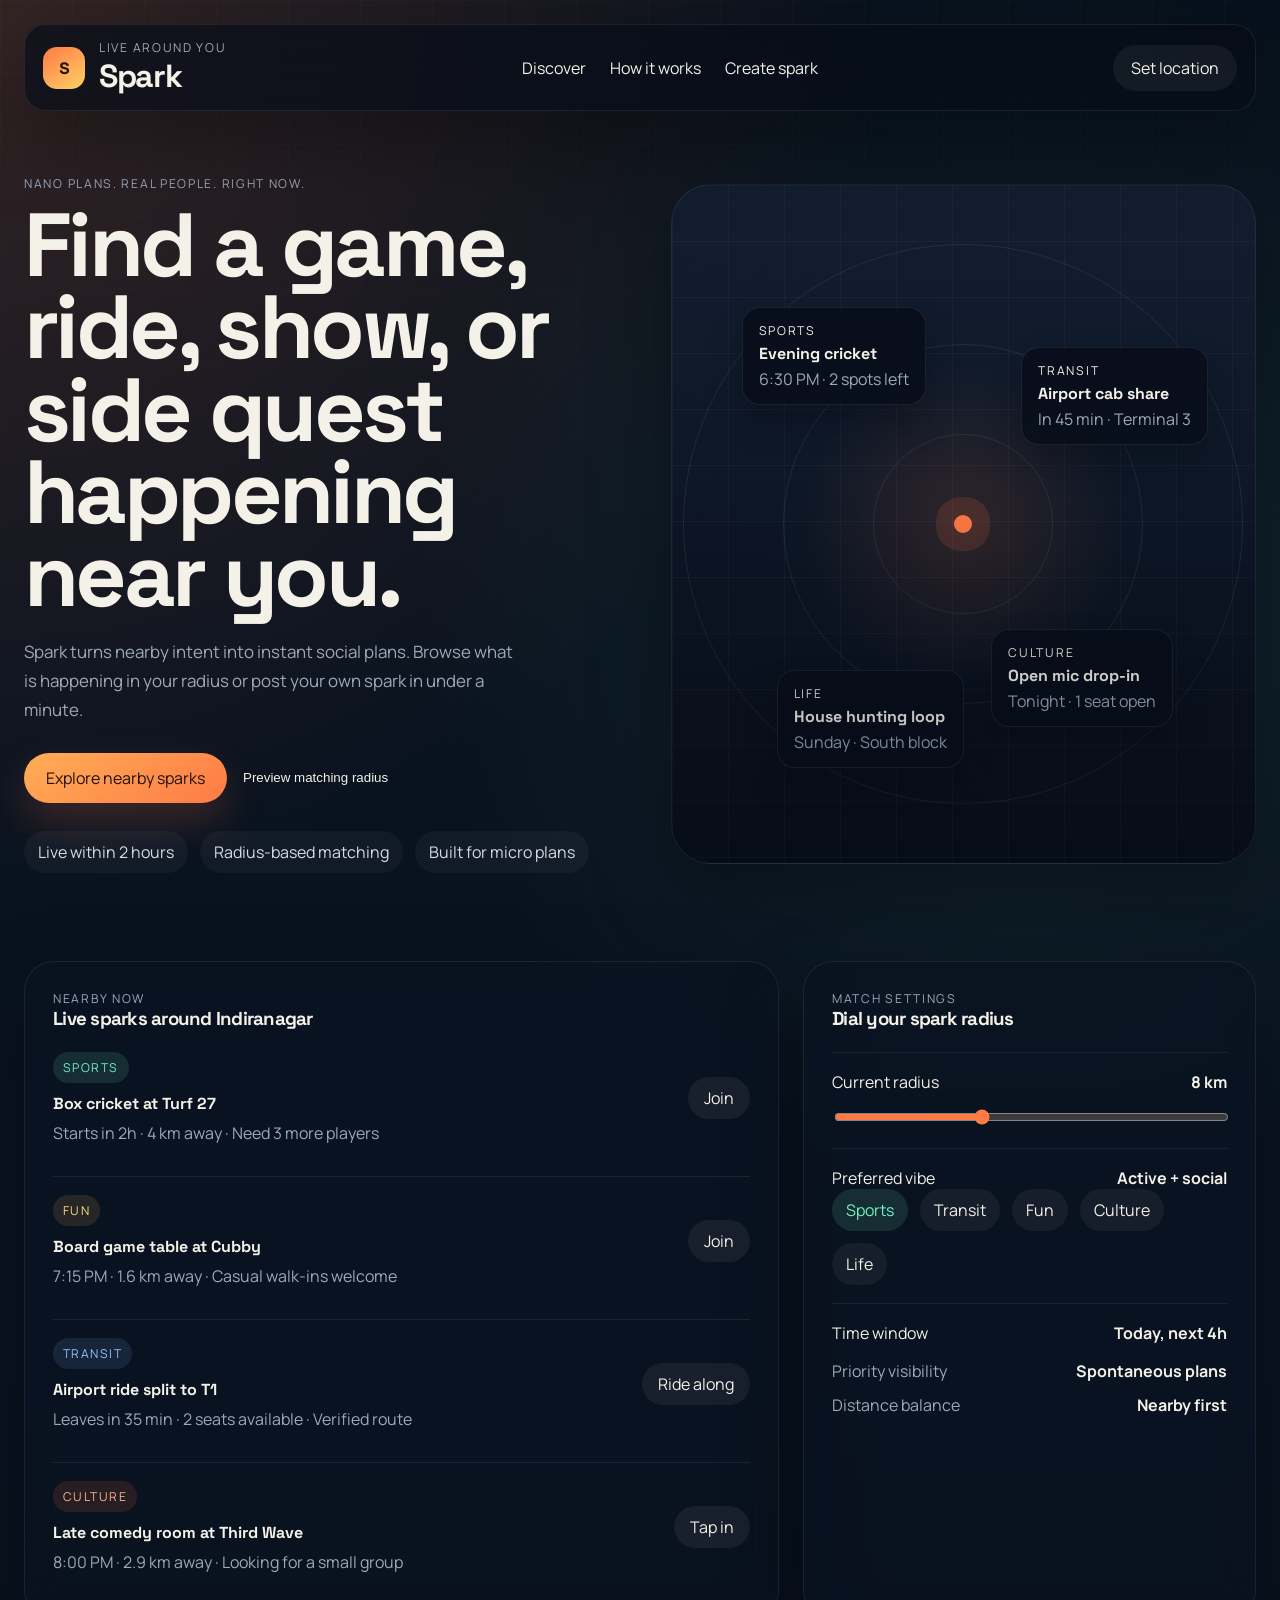
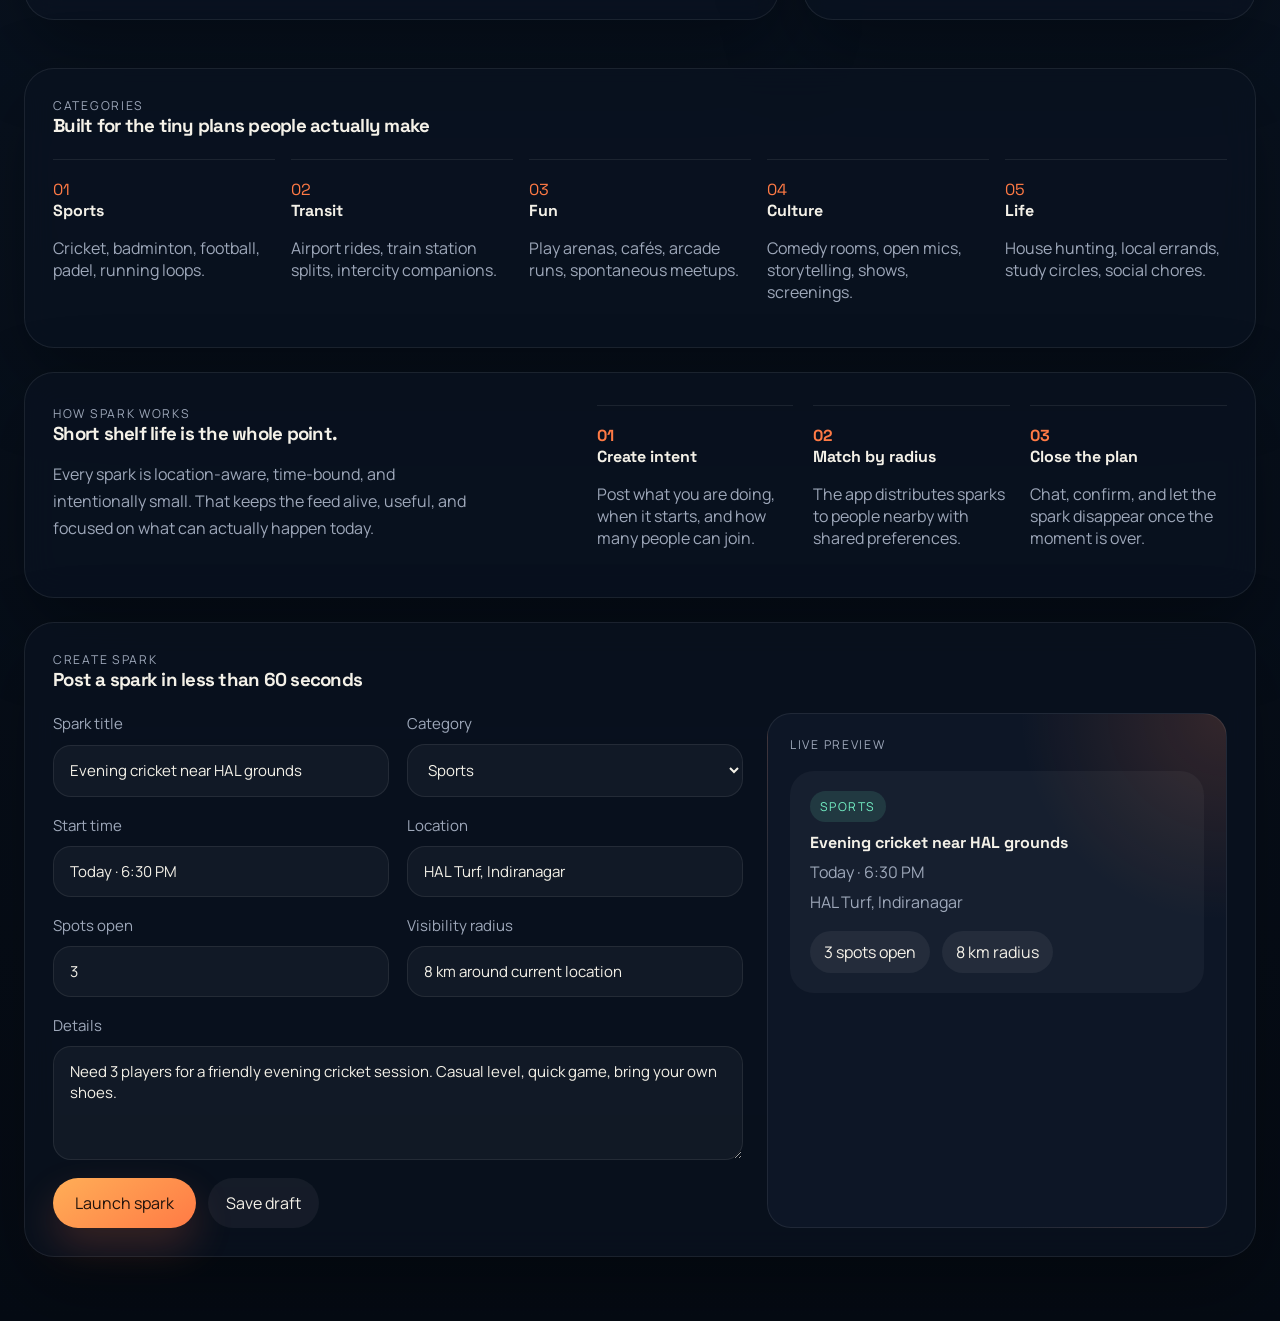
<file: index.html>
<!DOCTYPE html>
<html lang="en">
  <head>
    <meta charset="UTF-8" />
    <meta name="viewport" content="width=device-width, initial-scale=1.0" />
    <title>Spark | Nano events near you</title>
    <link rel="preconnect" href="https://fonts.googleapis.com" />
    <link rel="preconnect" href="https://fonts.gstatic.com" crossorigin />
    <link
      href="https://fonts.googleapis.com/css2?family=Manrope:wght@400;500;600;700;800&family=Space+Grotesk:wght@500;700&display=swap"
      rel="stylesheet"
    />
    <link rel="stylesheet" href="styles.css" />
  </head>
  <body>
    <div class="page-shell">
      <header class="topbar">
        <div class="brand-lockup">
          <div class="brand-mark">S</div>
          <div>
            <p class="eyebrow">live around you</p>
            <h1>Spark</h1>
          </div>
        </div>
        <nav class="topnav" aria-label="Primary">
          <a href="#discover">Discover</a>
          <a href="#flow">How it works</a>
          <a href="#create">Create spark</a>
        </nav>
        <button class="ghost-button">Set location</button>
      </header>

      <main>
        <section class="hero" id="discover">
          <div class="hero-copy reveal">
            <p class="hero-kicker">Nano plans. Real people. Right now.</p>
            <h2>Find a game, ride, show, or side quest happening near you.</h2>
            <p class="hero-text">
              Spark turns nearby intent into instant social plans. Browse what is
              happening in your radius or post your own spark in under a minute.
            </p>
            <div class="hero-actions">
              <button class="primary-button" type="button">Explore nearby sparks</button>
              <button class="text-button" type="button">Preview matching radius</button>
            </div>
            <ul class="signal-list" aria-label="Spark benefits">
              <li>Live within 2 hours</li>
              <li>Radius-based matching</li>
              <li>Built for micro plans</li>
            </ul>
          </div>

          <div class="hero-visual reveal">
            <div class="radar-stage">
              <div class="radar-grid"></div>
              <div class="radar-ring ring-one"></div>
              <div class="radar-ring ring-two"></div>
              <div class="radar-ring ring-three"></div>
              <div class="radar-center"></div>

              <article class="spark-pin pin-cricket">
                <span class="pin-category">Sports</span>
                <strong>Evening cricket</strong>
                <span>6:30 PM · 2 spots left</span>
              </article>

              <article class="spark-pin pin-airport">
                <span class="pin-category">Transit</span>
                <strong>Airport cab share</strong>
                <span>In 45 min · Terminal 3</span>
              </article>

              <article class="spark-pin pin-comedy">
                <span class="pin-category">Culture</span>
                <strong>Open mic drop-in</strong>
                <span>Tonight · 1 seat open</span>
              </article>

              <article class="spark-pin pin-house">
                <span class="pin-category">Life</span>
                <strong>House hunting loop</strong>
                <span>Sunday · South block</span>
              </article>
            </div>
          </div>
        </section>

        <section class="discovery-grid">
          <div class="panel panel-main reveal">
            <div class="section-heading">
              <p class="eyebrow">nearby now</p>
              <h3>Live sparks around Indiranagar</h3>
            </div>

            <div class="spark-stream">
              <article class="stream-row">
                <div>
                  <span class="stream-tag sports">Sports</span>
                  <h4>Box cricket at Turf 27</h4>
                  <p>Starts in 2h · 4 km away · Need 3 more players</p>
                </div>
                <button>Join</button>
              </article>

              <article class="stream-row">
                <div>
                  <span class="stream-tag fun">Fun</span>
                  <h4>Board game table at Cubby</h4>
                  <p>7:15 PM · 1.6 km away · Casual walk-ins welcome</p>
                </div>
                <button>Join</button>
              </article>

              <article class="stream-row">
                <div>
                  <span class="stream-tag transit">Transit</span>
                  <h4>Airport ride split to T1</h4>
                  <p>Leaves in 35 min · 2 seats available · Verified route</p>
                </div>
                <button>Ride along</button>
              </article>

              <article class="stream-row">
                <div>
                  <span class="stream-tag culture">Culture</span>
                  <h4>Late comedy room at Third Wave</h4>
                  <p>8:00 PM · 2.9 km away · Looking for a small group</p>
                </div>
                <button>Tap in</button>
              </article>
            </div>
          </div>

          <aside class="panel panel-side reveal">
            <div class="section-heading">
              <p class="eyebrow">match settings</p>
              <h3>Dial your spark radius</h3>
            </div>

            <div class="preference-block">
              <div class="preference-label">
                <span>Current radius</span>
                <strong id="radiusValue">8 km</strong>
              </div>
              <input id="radiusRange" type="range" min="1" max="20" value="8" />
            </div>

            <div class="preference-block">
              <div class="preference-label">
                <span>Preferred vibe</span>
                <strong>Active + social</strong>
              </div>
              <div class="chip-row">
                <button class="chip active" type="button" data-category="Sports">Sports</button>
                <button class="chip" type="button" data-category="Transit">Transit</button>
                <button class="chip" type="button" data-category="Fun">Fun</button>
                <button class="chip" type="button" data-category="Culture">Culture</button>
                <button class="chip" type="button" data-category="Life">Life</button>
              </div>
            </div>

            <div class="preference-block">
              <div class="preference-label">
                <span>Time window</span>
                <strong>Today, next 4h</strong>
              </div>
              <div class="mini-stack">
                <div class="mini-row">
                  <span>Priority visibility</span>
                  <strong>Spontaneous plans</strong>
                </div>
                <div class="mini-row">
                  <span>Distance balance</span>
                  <strong>Nearby first</strong>
                </div>
              </div>
            </div>
          </aside>
        </section>

        <section class="categories reveal">
          <div class="section-heading">
            <p class="eyebrow">categories</p>
            <h3>Built for the tiny plans people actually make</h3>
          </div>

          <div class="category-rail">
            <article>
              <span>01</span>
              <h4>Sports</h4>
              <p>Cricket, badminton, football, padel, running loops.</p>
            </article>
            <article>
              <span>02</span>
              <h4>Transit</h4>
              <p>Airport rides, train station splits, intercity companions.</p>
            </article>
            <article>
              <span>03</span>
              <h4>Fun</h4>
              <p>Play arenas, cafés, arcade runs, spontaneous meetups.</p>
            </article>
            <article>
              <span>04</span>
              <h4>Culture</h4>
              <p>Comedy rooms, open mics, storytelling, shows, screenings.</p>
            </article>
            <article>
              <span>05</span>
              <h4>Life</h4>
              <p>House hunting, local errands, study circles, social chores.</p>
            </article>
          </div>
        </section>

        <section class="flow-band reveal" id="flow">
          <div class="flow-copy">
            <p class="eyebrow">how spark works</p>
            <h3>Short shelf life is the whole point.</h3>
            <p>
              Every spark is location-aware, time-bound, and intentionally small.
              That keeps the feed alive, useful, and focused on what can actually
              happen today.
            </p>
          </div>

          <div class="flow-steps">
            <article>
              <strong>01</strong>
              <h4>Create intent</h4>
              <p>Post what you are doing, when it starts, and how many people can join.</p>
            </article>
            <article>
              <strong>02</strong>
              <h4>Match by radius</h4>
              <p>The app distributes sparks to people nearby with shared preferences.</p>
            </article>
            <article>
              <strong>03</strong>
              <h4>Close the plan</h4>
              <p>Chat, confirm, and let the spark disappear once the moment is over.</p>
            </article>
          </div>
        </section>

        <section class="composer reveal" id="create">
          <div class="section-heading">
            <p class="eyebrow">create spark</p>
            <h3>Post a spark in less than 60 seconds</h3>
          </div>

          <div class="composer-grid">
            <form class="composer-form">
              <label>
                Spark title
                <input id="sparkTitle" type="text" value="Evening cricket near HAL grounds" />
              </label>
              <label>
                Category
                <select id="sparkCategory">
                  <option>Sports</option>
                  <option>Transit</option>
                  <option>Fun</option>
                  <option>Culture</option>
                  <option>Life</option>
                </select>
              </label>
              <label>
                Start time
                <input id="sparkTime" type="text" value="Today · 6:30 PM" />
              </label>
              <label>
                Location
                <input id="sparkLocation" type="text" value="HAL Turf, Indiranagar" />
              </label>
              <label>
                Spots open
                <input id="sparkSpots" type="number" value="3" min="1" max="20" />
              </label>
              <label>
                Visibility radius
                <input id="sparkRadius" type="text" value="8 km around current location" />
              </label>
              <label class="full-span">
                Details
                <textarea rows="4">Need 3 players for a friendly evening cricket session. Casual level, quick game, bring your own shoes.</textarea>
              </label>
              <div class="form-actions full-span">
                <button type="button" class="primary-button">Launch spark</button>
                <button type="button" class="ghost-button">Save draft</button>
              </div>
            </form>

            <div class="composer-preview">
              <p class="preview-label">Live preview</p>
              <article class="preview-card">
                <span class="stream-tag sports" id="previewCategoryTag">Sports</span>
                <h4 id="previewTitle">Evening cricket near HAL grounds</h4>
                <p id="previewTime">Today · 6:30 PM</p>
                <p id="previewLocation">HAL Turf, Indiranagar</p>
                <div class="preview-meta">
                  <span id="previewSpots">3 spots open</span>
                  <span id="previewRadius">8 km radius</span>
                </div>
              </article>
            </div>
          </div>
        </section>
      </main>
    </div>

    <script src="script.js"></script>
  </body>
</html>
</file>
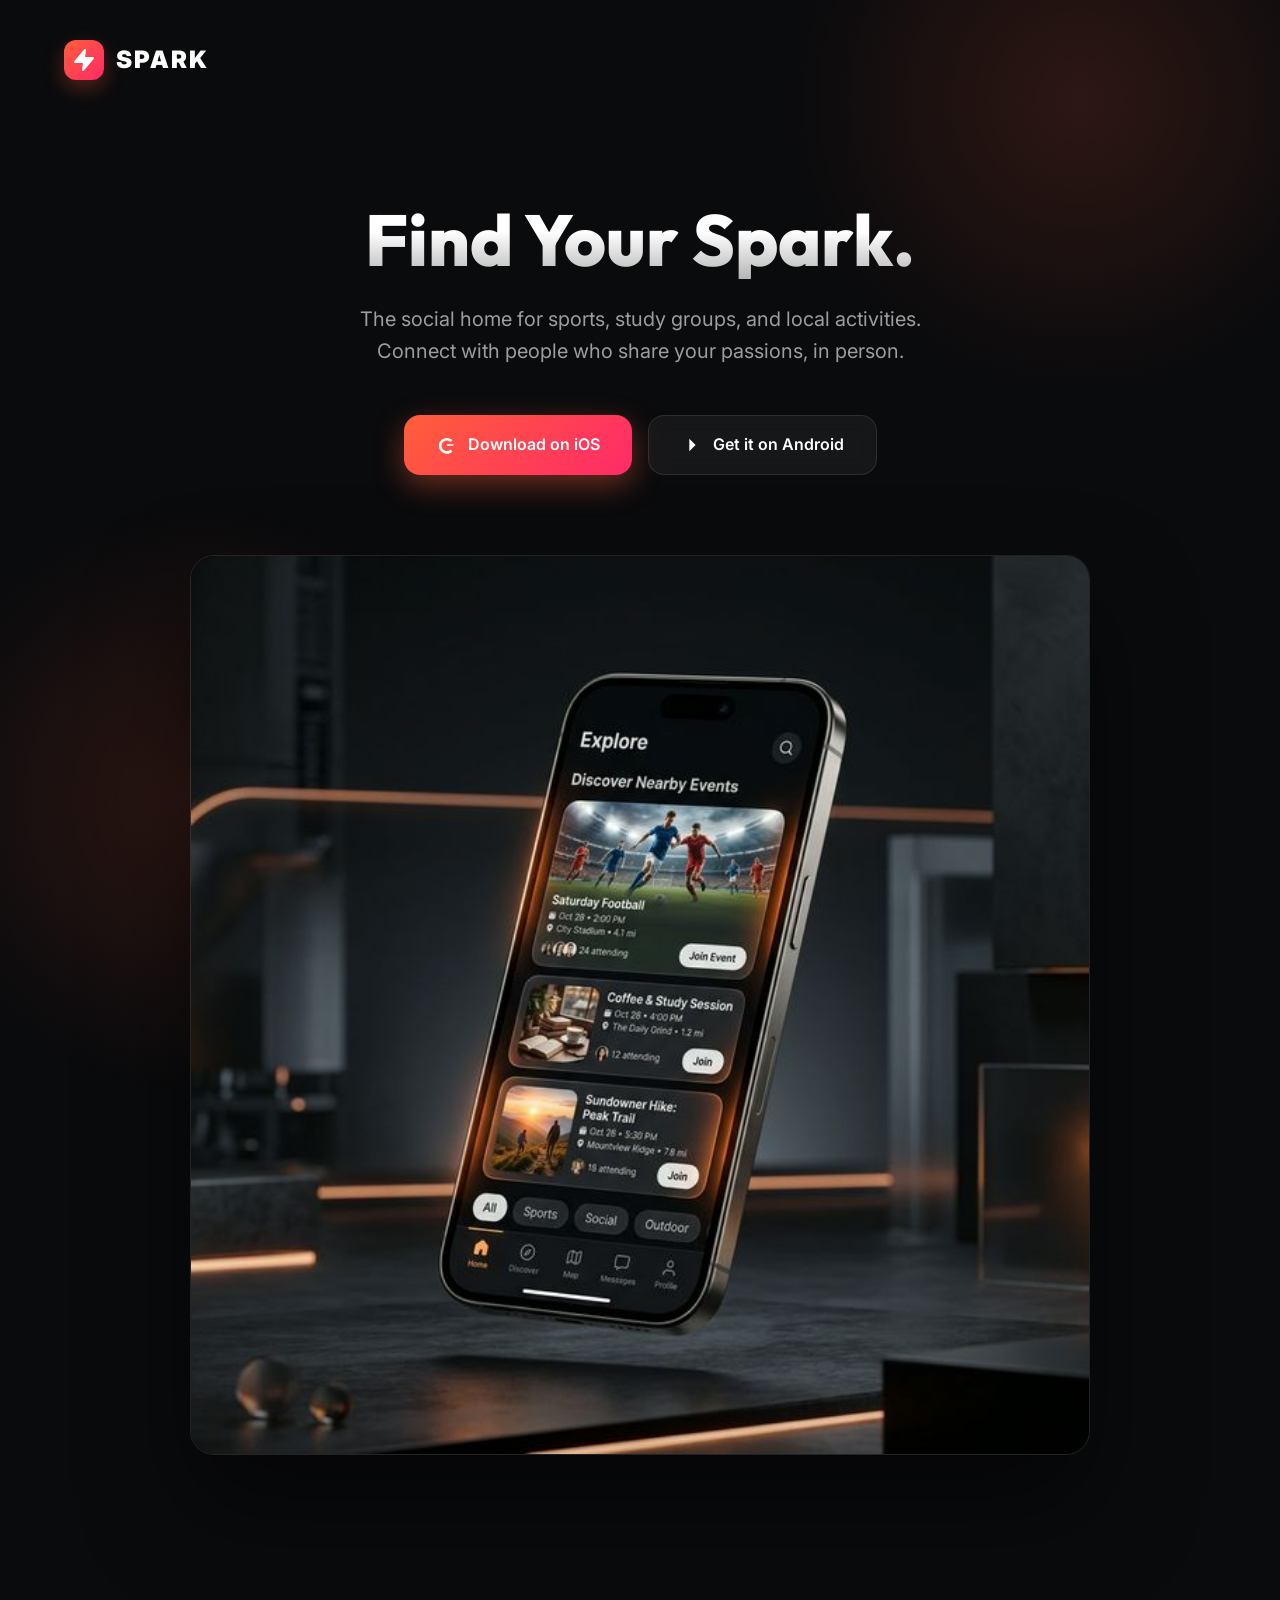
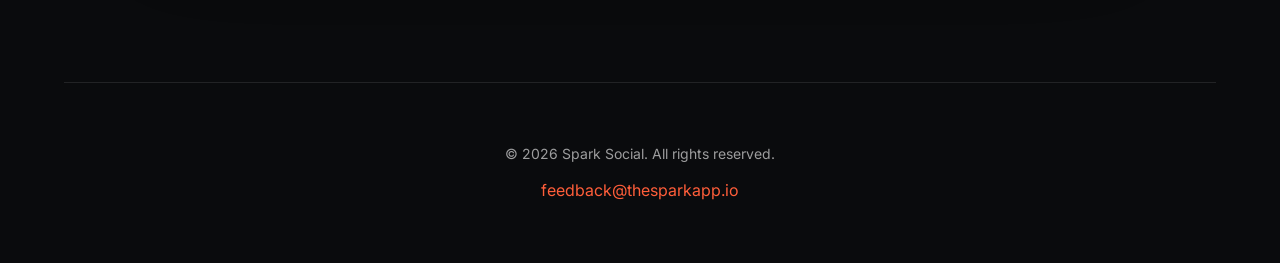
<file: spark_flutter/website/index.html>
<!DOCTYPE html>
<html lang="en">
<head>
    <meta charset="UTF-8">
    <meta name="viewport" content="width=device-width, initial-scale=1.0">
    <title>Spark | Find Your Spark</title>
    <meta name="description" content="Discover activities, sports, and connect with people near you.">
    
    <!-- Premium Google Fonts -->
    <link rel="preconnect" href="https://fonts.googleapis.com">
    <link rel="preconnect" href="https://fonts.gstatic.com" crossorigin>
    <link href="https://fonts.googleapis.com/css2?family=Outfit:wght@400;600;800&family=Inter:wght@400;500&display=swap" rel="stylesheet">
    
    <style>
        :root {
            --primary: #FF5E3A; /* Vibrant Spark Orange */
            --primary-gradient: linear-gradient(135deg, #FF5E3A 0%, #FF2A68 100%);
            --dark-bg: #0A0B0D;
            --glass: rgba(255, 255, 255, 0.05);
            --glass-border: rgba(255, 255, 255, 0.1);
            --text-main: #FFFFFF;
            --text-secondary: rgba(255, 255, 255, 0.6);
        }

        * {
            margin: 0;
            padding: 0;
            box-sizing: border-box;
        }

        body {
            font-family: 'Inter', sans-serif;
            background-color: var(--dark-bg);
            color: var(--text-main);
            line-height: 1.6;
            overflow-x: hidden;
        }

        h1, h2, h3 {
            font-family: 'Outfit', sans-serif;
            font-weight: 800;
        }

        /* --- Background Decoration --- */
        .bg-glow {
            position: fixed;
            width: 600px;
            height: 600px;
            background: radial-gradient(circle, rgba(255,94,58,0.15) 0%, rgba(0,0,0,0) 70%);
            z-index: -1;
            border-radius: 50%;
        }
        .glow-1 { top: -200px; right: -100px; }
        .glow-2 { bottom: -200px; left: -100px; }

        /* --- Layout --- */
        .container {
            max-width: 1200px;
            margin: 0 auto;
            padding: 0 24px;
        }

        header {
            padding: 40px 0;
            display: flex;
            justify-content: space-between;
            align-items: center;
        }

        .logo-wrap {
            display: flex;
            align-items: center;
            gap: 12px;
        }

        .logo-icon {
            width: 40px;
            height: 40px;
            background: var(--primary-gradient);
            border-radius: 12px;
            display: flex;
            align-items: center;
            justify-content: center;
            box-shadow: 0 8px 20px rgba(255, 94, 58, 0.3);
        }

        .logo-text {
            font-size: 24px;
            letter-spacing: 2px;
            font-weight: 900;
            text-transform: uppercase;
        }

        /* --- Hero Section --- */
        .hero {
            padding: 80px 0 120px;
            text-align: center;
        }

        .hero h1 {
            font-size: 72px;
            line-height: 1.1;
            margin-bottom: 24px;
            background: linear-gradient(to bottom, #fff 40%, rgba(255,255,255,0.7));
            -webkit-background-clip: text;
            -webkit-text-fill-color: transparent;
        }

        .hero p {
            font-size: 20px;
            color: var(--text-secondary);
            max-width: 600px;
            margin: 0 auto 48px;
        }

        /* --- App Buttons --- */
        .btn-group {
            display: flex;
            gap: 16px;
            justify-content: center;
            flex-wrap: wrap;
        }

        .btn {
            padding: 16px 32px;
            border-radius: 16px;
            text-decoration: none;
            font-weight: 600;
            transition: all 0.3s cubic-bezier(0.4, 0, 0.2, 1);
            display: flex;
            align-items: center;
            gap: 12px;
        }

        .btn-primary {
            background: var(--primary-gradient);
            color: #fff;
            box-shadow: 0 10px 30px rgba(255, 94, 58, 0.4);
        }

        .btn-primary:hover {
            transform: translateY(-5px);
            box-shadow: 0 15px 40px rgba(255, 94, 58, 0.5);
        }

        .btn-secondary {
            background: var(--glass);
            border: 1px solid var(--glass-border);
            color: #fff;
            backdrop-filter: blur(10px);
        }

        .btn-secondary:hover {
            background: rgba(255, 255, 255, 0.1);
            transform: translateY(-5px);
        }

        /* --- Feature Preview --- */
        .mockup-container {
            position: relative;
            margin-top: 80px;
            perspective: 1000px;
        }

        .mockup-img {
            width: 100%;
            max-width: 900px;
            height: auto;
            border-radius: 24px;
            border: 1px solid var(--glass-border);
            box-shadow: 0 50px 100px rgba(0,0,0,0.5);
            transition: transform 0.5s ease;
        }

        .mockup-container:hover .mockup-img {
            transform: rotateX(5deg);
        }

        /* --- Footer --- */
        footer {
            padding: 60px 0;
            border-top: 1px solid var(--glass-border);
            text-align: center;
            margin-top: 100px;
        }

        .footer-text {
            color: var(--text-secondary);
            font-size: 14px;
        }

        .contact-link {
            color: var(--primary);
            text-decoration: none;
            margin-top: 12px;
            display: block;
        }

        @media (max-width: 768px) {
            .hero h1 { font-size: 48px; }
            .hero p { font-size: 16px; }
        }
    </style>
</head>
<body>
    <div class="bg-glow glow-1"></div>
    <div class="bg-glow glow-2"></div>

    <div class="container">
        <header>
            <div class="logo-wrap">
                <div class="logo-icon">
                    <svg width="24" height="24" viewBox="0 0 24 24" fill="none" xmlns="http://www.w3.org/2000/svg">
                        <path d="M13 2L3 14H12L11 22L21 10H12L13 2Z" fill="white" stroke="white" stroke-width="2" stroke-linecap="round" stroke-linejoin="round"/>
                    </svg>
                </div>
                <div class="logo-text">Spark</div>
            </div>
        </header>

        <main class="hero">
            <h1>Find Your Spark.</h1>
            <p>The social home for sports, study groups, and local activities. Connect with people who share your passions, in person.</p>
            
            <div class="btn-group">
                <a href="#" class="btn btn-primary">
                    <svg width="20" height="20" viewBox="0 0 24 24" fill="currentColor"><path d="M17.5 17.5c-1.2 1.2-2.8 1.8-4.5 1.8-3.5 0-6.3-2.8-6.3-6.3s2.8-6.3 6.3-6.3c1.7 0 3.3.7 4.5 1.8l2.2-2.2c-1.7-1.7-4-2.8-6.7-2.8-5.2 0-9.5 4.3-9.5 9.5s4.3 9.5 9.5 9.5c2.7 0 5-1.1 6.7-2.8l-2.2-2.2zM21 11h-8v2h8v-2z"/></svg>
                    Download on iOS
                </a>
                <a href="#" class="btn btn-secondary">
                    <svg width="20" height="20" viewBox="0 0 24 24" fill="currentColor"><path d="M17.5 12l-7.5-7.5v15l7.5-7.5z"/></svg>
                    Get it on Android
                </a>
            </div>

            <div class="mockup-container">
                <img src="mockup.png" alt="Spark App UI" class="mockup-img">
            </div>
        </main>

        <footer>
            <p class="footer-text">© 2026 Spark Social. All rights reserved.</p>
            <a href="mailto:feedback@thesparkapp.io" class="contact-link">feedback@thesparkapp.io</a>
        </footer>
    </div>
</body>
</html>
</file>
<file: styles.css>
:root {
  --bg: #0a1220;
  --bg-soft: #0f1b31;
  --panel: rgba(10, 18, 32, 0.72);
  --panel-strong: rgba(14, 24, 40, 0.94);
  --text: #f4f1e8;
  --muted: #9ea8ba;
  --line: rgba(255, 255, 255, 0.08);
  --accent: #ff7a45;
  --accent-soft: rgba(255, 122, 69, 0.18);
  --success: #74f0c5;
  --shadow: 0 30px 80px rgba(0, 0, 0, 0.34);
}

* {
  box-sizing: border-box;
}

html {
  scroll-behavior: smooth;
}

body {
  margin: 0;
  min-height: 100vh;
  font-family: "Manrope", sans-serif;
  color: var(--text);
  background:
    radial-gradient(circle at top left, rgba(255, 122, 69, 0.18), transparent 28%),
    radial-gradient(circle at 80% 20%, rgba(116, 240, 197, 0.1), transparent 24%),
    linear-gradient(180deg, #07111d 0%, #091321 45%, #050b14 100%);
}

body::before {
  content: "";
  position: fixed;
  inset: 0;
  background-image:
    linear-gradient(rgba(255, 255, 255, 0.03) 1px, transparent 1px),
    linear-gradient(90deg, rgba(255, 255, 255, 0.03) 1px, transparent 1px);
  background-size: 72px 72px;
  mask-image: linear-gradient(180deg, rgba(0, 0, 0, 0.55), transparent 90%);
  pointer-events: none;
}

.page-shell {
  position: relative;
  padding: 24px;
}

.topbar {
  position: sticky;
  top: 16px;
  z-index: 10;
  display: grid;
  grid-template-columns: auto 1fr auto;
  align-items: center;
  gap: 20px;
  max-width: 1400px;
  margin: 0 auto 24px;
  padding: 14px 18px;
  border: 1px solid var(--line);
  border-radius: 22px;
  background: rgba(7, 13, 24, 0.68);
  backdrop-filter: blur(18px);
  box-shadow: var(--shadow);
}

.brand-lockup {
  display: flex;
  align-items: center;
  gap: 14px;
}

.brand-lockup h1,
.hero-copy h2,
.section-heading h3,
.flow-copy h3 {
  margin: 0;
  font-family: "Space Grotesk", sans-serif;
  letter-spacing: -0.04em;
}

.brand-mark {
  display: grid;
  place-items: center;
  width: 42px;
  height: 42px;
  border-radius: 14px;
  background: linear-gradient(145deg, var(--accent), #ffd166);
  color: #22150d;
  font-weight: 800;
}

.eyebrow,
.hero-kicker,
.preview-label,
.pin-category,
.stream-tag,
.section-heading p {
  margin: 0;
  font-size: 0.76rem;
  letter-spacing: 0.14em;
  text-transform: uppercase;
}

.eyebrow,
.section-heading p,
.preview-label,
.hero-kicker {
  color: var(--muted);
}

.topnav {
  display: flex;
  justify-content: center;
  gap: 24px;
}

.topnav a,
.text-button,
.ghost-button,
.stream-row button,
.chip,
.primary-button {
  transition: 180ms ease;
}

.topnav a,
.text-button {
  color: var(--text);
  text-decoration: none;
}

.ghost-button,
.primary-button,
.chip,
.stream-row button {
  border: 0;
  border-radius: 999px;
  cursor: pointer;
  font: inherit;
}

.ghost-button {
  padding: 12px 18px;
  color: var(--text);
  background: rgba(255, 255, 255, 0.05);
}

.ghost-button:hover,
.chip:hover,
.stream-row button:hover {
  background: rgba(255, 255, 255, 0.12);
}

.primary-button {
  padding: 14px 22px;
  color: #1f120c;
  background: linear-gradient(145deg, #ffae57, var(--accent));
  box-shadow: 0 18px 40px rgba(255, 122, 69, 0.2);
}

.primary-button:hover {
  transform: translateY(-1px);
  box-shadow: 0 24px 54px rgba(255, 122, 69, 0.32);
}

.hero {
  display: grid;
  grid-template-columns: 1.05fr 1fr;
  gap: 32px;
  align-items: center;
  min-height: calc(100svh - 116px);
  max-width: 1400px;
  margin: 0 auto;
  padding: 40px 0 72px;
}

.hero-copy {
  max-width: 620px;
}

.hero-copy h2 {
  margin-top: 12px;
  font-size: clamp(3.4rem, 7vw, 6.6rem);
  line-height: 0.92;
}

.hero-text {
  max-width: 500px;
  margin: 22px 0 0;
  color: var(--muted);
  font-size: 1.06rem;
  line-height: 1.7;
}

.hero-actions,
.signal-list,
.chip-row,
.preview-meta {
  display: flex;
  flex-wrap: wrap;
  gap: 12px;
}

.hero-actions {
  margin-top: 28px;
}

.text-button {
  padding: 14px 4px;
  background: transparent;
  border: 0;
  cursor: pointer;
}

.text-button:hover,
.topnav a:hover {
  color: #ffbe96;
}

.signal-list {
  padding: 0;
  margin: 28px 0 0;
  list-style: none;
}

.signal-list li {
  padding: 10px 14px;
  border-radius: 999px;
  background: rgba(255, 255, 255, 0.04);
  color: #d6dbe4;
}

.hero-visual {
  position: relative;
}

.radar-stage {
  position: relative;
  min-height: 680px;
  border: 1px solid rgba(255, 255, 255, 0.07);
  border-radius: 40px;
  overflow: hidden;
  background:
    radial-gradient(circle at center, rgba(255, 122, 69, 0.14), transparent 36%),
    linear-gradient(180deg, rgba(19, 30, 50, 0.96), rgba(8, 14, 25, 0.98));
  box-shadow: var(--shadow);
}

.radar-grid,
.radar-ring,
.radar-center {
  position: absolute;
  inset: 0;
}

.radar-grid {
  background-image:
    linear-gradient(rgba(255, 255, 255, 0.03) 1px, transparent 1px),
    linear-gradient(90deg, rgba(255, 255, 255, 0.03) 1px, transparent 1px);
  background-size: 56px 56px;
}

.radar-ring {
  inset: 50%;
  border: 1px solid rgba(255, 255, 255, 0.08);
  border-radius: 50%;
  transform: translate(-50%, -50%);
}

.ring-one {
  width: 180px;
  height: 180px;
}

.ring-two {
  width: 360px;
  height: 360px;
}

.ring-three {
  width: 560px;
  height: 560px;
}

.radar-center {
  inset: auto;
  top: 50%;
  left: 50%;
  width: 18px;
  height: 18px;
  border-radius: 50%;
  background: var(--accent);
  box-shadow: 0 0 0 18px rgba(255, 122, 69, 0.14);
  transform: translate(-50%, -50%);
}

.spark-pin {
  position: absolute;
  display: grid;
  gap: 4px;
  min-width: 160px;
  padding: 14px 16px;
  border: 1px solid rgba(255, 255, 255, 0.08);
  border-radius: 18px;
  background: rgba(8, 14, 25, 0.85);
  box-shadow: 0 18px 34px rgba(0, 0, 0, 0.22);
}

.spark-pin strong,
.stream-row h4,
.category-rail h4,
.flow-steps h4,
.preview-card h4 {
  font-family: "Space Grotesk", sans-serif;
  font-size: 1rem;
  margin: 0;
}

.spark-pin span:last-child,
.stream-row p,
.category-rail p,
.flow-copy p:last-child,
.flow-steps p,
.composer-form label,
.preview-card p,
.mini-row span {
  color: var(--muted);
}

.pin-cricket {
  top: 18%;
  left: 12%;
}

.pin-airport {
  top: 24%;
  right: 8%;
}

.pin-comedy {
  bottom: 20%;
  right: 14%;
}

.pin-house {
  bottom: 14%;
  left: 18%;
}

.discovery-grid,
.categories,
.flow-band,
.composer {
  max-width: 1400px;
  margin: 0 auto;
}

.discovery-grid {
  display: grid;
  grid-template-columns: 1.25fr 0.75fr;
  gap: 24px;
  padding: 16px 0 24px;
}

.panel,
.flow-band,
.composer,
.categories {
  border: 1px solid var(--line);
  border-radius: 30px;
  background: var(--panel);
  backdrop-filter: blur(16px);
  box-shadow: var(--shadow);
}

.panel {
  padding: 28px;
}

.section-heading {
  margin-bottom: 22px;
}

.spark-stream {
  display: grid;
  gap: 14px;
}

.stream-row {
  display: flex;
  justify-content: space-between;
  gap: 18px;
  padding: 18px 0;
  border-top: 1px solid var(--line);
}

.stream-row:first-child {
  border-top: 0;
  padding-top: 0;
}

.stream-row p,
.preview-card p {
  margin: 8px 0 0;
}

.stream-row button {
  align-self: center;
  padding: 10px 16px;
  color: var(--text);
  background: rgba(255, 255, 255, 0.06);
}

.stream-tag {
  display: inline-flex;
  align-items: center;
  margin-bottom: 10px;
  padding: 7px 10px;
  border-radius: 999px;
  letter-spacing: 0.12em;
}

.sports,
.chip.active {
  background: rgba(116, 240, 197, 0.12);
  color: var(--success);
}

.fun {
  background: rgba(255, 189, 89, 0.12);
  color: #ffd785;
}

.transit {
  background: rgba(122, 182, 255, 0.12);
  color: #90c2ff;
}

.culture {
  background: rgba(255, 122, 69, 0.12);
  color: #ffb18e;
}

.life {
  background: rgba(201, 153, 255, 0.12);
  color: #d6b3ff;
}

.preference-block {
  padding: 18px 0;
  border-top: 1px solid var(--line);
}

.preference-block:first-of-type {
  padding-top: 0;
  border-top: 0;
}

.preference-label,
.mini-row {
  display: flex;
  justify-content: space-between;
  gap: 16px;
}

.preference-label strong,
.mini-row strong {
  font-weight: 700;
}

input[type="range"] {
  width: 100%;
  margin-top: 16px;
  accent-color: var(--accent);
}

.chip {
  padding: 10px 14px;
  color: var(--text);
  background: rgba(255, 255, 255, 0.05);
}

.mini-stack {
  display: grid;
  gap: 12px;
  margin-top: 16px;
}

.categories {
  margin-top: 24px;
  padding: 28px;
}

.category-rail {
  display: grid;
  grid-template-columns: repeat(5, minmax(0, 1fr));
  gap: 16px;
}

.category-rail article {
  padding-top: 18px;
  border-top: 1px solid var(--line);
}

.category-rail span,
.flow-steps strong {
  color: var(--accent);
  font-family: "Space Grotesk", sans-serif;
}

.flow-band {
  display: grid;
  grid-template-columns: 0.9fr 1.1fr;
  gap: 28px;
  margin-top: 24px;
  padding: 32px 28px;
}

.flow-copy p:last-child {
  max-width: 420px;
  line-height: 1.7;
}

.flow-steps {
  display: grid;
  grid-template-columns: repeat(3, minmax(0, 1fr));
  gap: 20px;
}

.flow-steps article {
  padding-top: 18px;
  border-top: 1px solid var(--line);
}

.composer {
  margin-top: 24px;
  margin-bottom: 40px;
  padding: 28px;
}

.composer-grid {
  display: grid;
  grid-template-columns: 1.2fr 0.8fr;
  gap: 24px;
}

.composer-form {
  display: grid;
  grid-template-columns: repeat(2, minmax(0, 1fr));
  gap: 18px;
}

.composer-form label {
  display: grid;
  gap: 10px;
  font-size: 0.94rem;
}

.composer-form input,
.composer-form select,
.composer-form textarea {
  width: 100%;
  padding: 14px 16px;
  border: 1px solid var(--line);
  border-radius: 18px;
  background: rgba(255, 255, 255, 0.04);
  color: var(--text);
  font: inherit;
}

.composer-form textarea {
  resize: vertical;
}

.full-span {
  grid-column: 1 / -1;
}

.form-actions {
  display: flex;
  gap: 12px;
}

.composer-preview {
  padding: 22px;
  border-radius: 24px;
  background:
    radial-gradient(circle at top right, rgba(255, 122, 69, 0.16), transparent 30%),
    var(--panel-strong);
  border: 1px solid var(--line);
}

.preview-card {
  margin-top: 18px;
  padding: 20px;
  border-radius: 24px;
  background: rgba(255, 255, 255, 0.04);
}

.preview-meta {
  margin-top: 18px;
}

.preview-meta span {
  padding: 10px 14px;
  border-radius: 999px;
  background: rgba(255, 255, 255, 0.06);
  color: var(--text);
}

.reveal {
  opacity: 0;
  transform: translateY(24px);
  transition: opacity 600ms ease, transform 600ms ease;
}

.reveal.is-visible {
  opacity: 1;
  transform: translateY(0);
}

.radar-stage::after {
  content: "";
  position: absolute;
  inset: 0;
  background: linear-gradient(180deg, transparent 42%, rgba(5, 11, 20, 0.3) 100%);
  pointer-events: none;
}

@keyframes pulse {
  0% {
    transform: translate(-50%, -50%) scale(0.96);
    opacity: 0.9;
  }
  70% {
    transform: translate(-50%, -50%) scale(1.08);
    opacity: 0.18;
  }
  100% {
    transform: translate(-50%, -50%) scale(1.12);
    opacity: 0;
  }
}

@keyframes drift {
  0%,
  100% {
    transform: translateY(0);
  }
  50% {
    transform: translateY(-6px);
  }
}

.ring-one,
.ring-two,
.ring-three {
  animation: pulse 4.8s ease-out infinite;
}

.ring-two {
  animation-delay: 1.2s;
}

.ring-three {
  animation-delay: 2.4s;
}

.spark-pin {
  animation: drift 5s ease-in-out infinite;
}

.pin-airport {
  animation-delay: 0.6s;
}

.pin-comedy {
  animation-delay: 1.2s;
}

.pin-house {
  animation-delay: 1.8s;
}

@media (max-width: 1100px) {
  .hero,
  .discovery-grid,
  .flow-band,
  .composer-grid,
  .topbar {
    grid-template-columns: 1fr;
  }

  .topnav {
    justify-content: flex-start;
    flex-wrap: wrap;
  }

  .hero {
    min-height: auto;
    padding-top: 16px;
  }

  .hero-copy h2 {
    font-size: clamp(2.8rem, 12vw, 4.8rem);
  }

  .category-rail,
  .flow-steps {
    grid-template-columns: repeat(2, minmax(0, 1fr));
  }
}

@media (max-width: 760px) {
  .page-shell {
    padding: 14px;
  }

  .topbar,
  .panel,
  .categories,
  .flow-band,
  .composer {
    border-radius: 24px;
  }

  .radar-stage {
    min-height: 520px;
    border-radius: 28px;
  }

  .hero-copy h2 {
    font-size: 2.8rem;
  }

  .signal-list,
  .hero-actions,
  .form-actions {
    flex-direction: column;
    align-items: stretch;
  }

  .stream-row,
  .preference-label,
  .mini-row {
    flex-direction: column;
  }

  .stream-row button {
    align-self: flex-start;
  }

  .category-rail,
  .flow-steps,
  .composer-form {
    grid-template-columns: 1fr;
  }

  .spark-pin {
    min-width: 138px;
    padding: 12px 14px;
  }

  .pin-cricket {
    top: 14%;
    left: 6%;
  }

  .pin-airport {
    top: 18%;
    right: 4%;
  }

  .pin-house {
    bottom: 12%;
    left: 8%;
  }

  .pin-comedy {
    right: 6%;
  }
}
</file>
